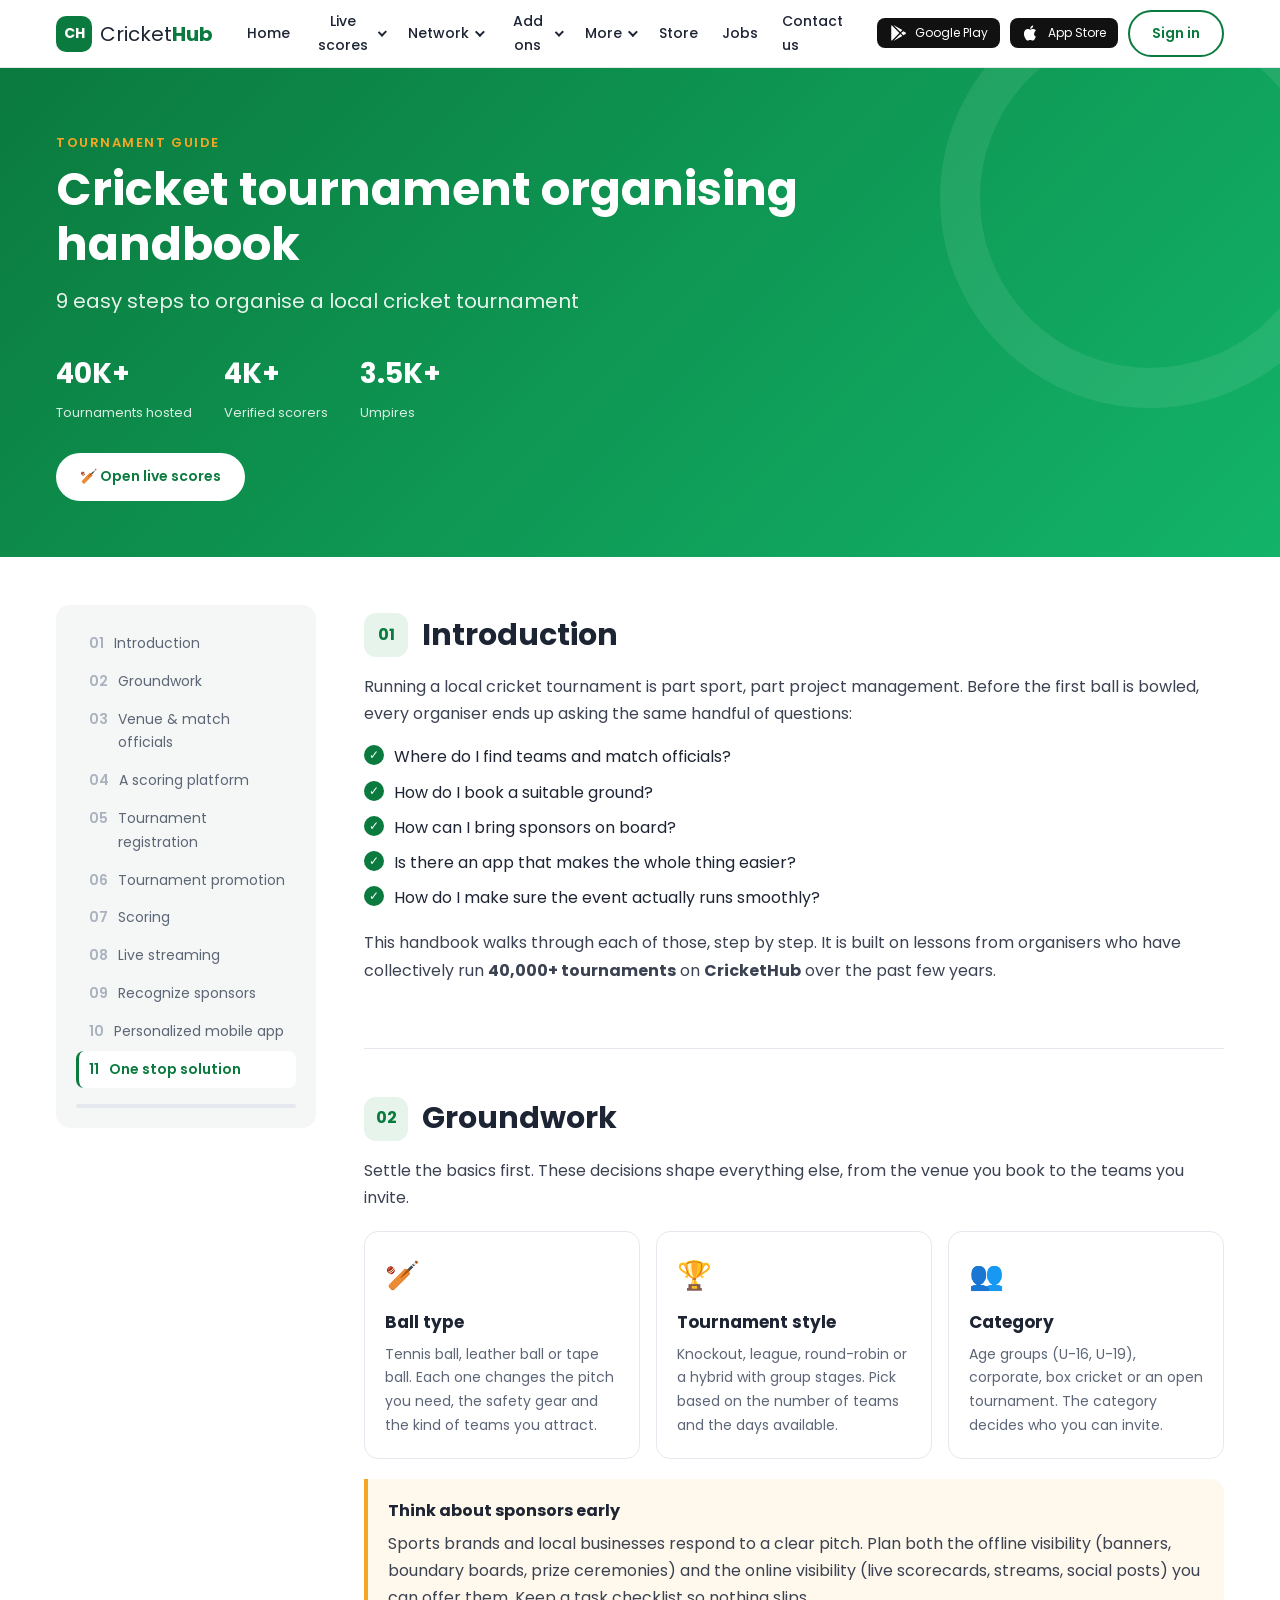
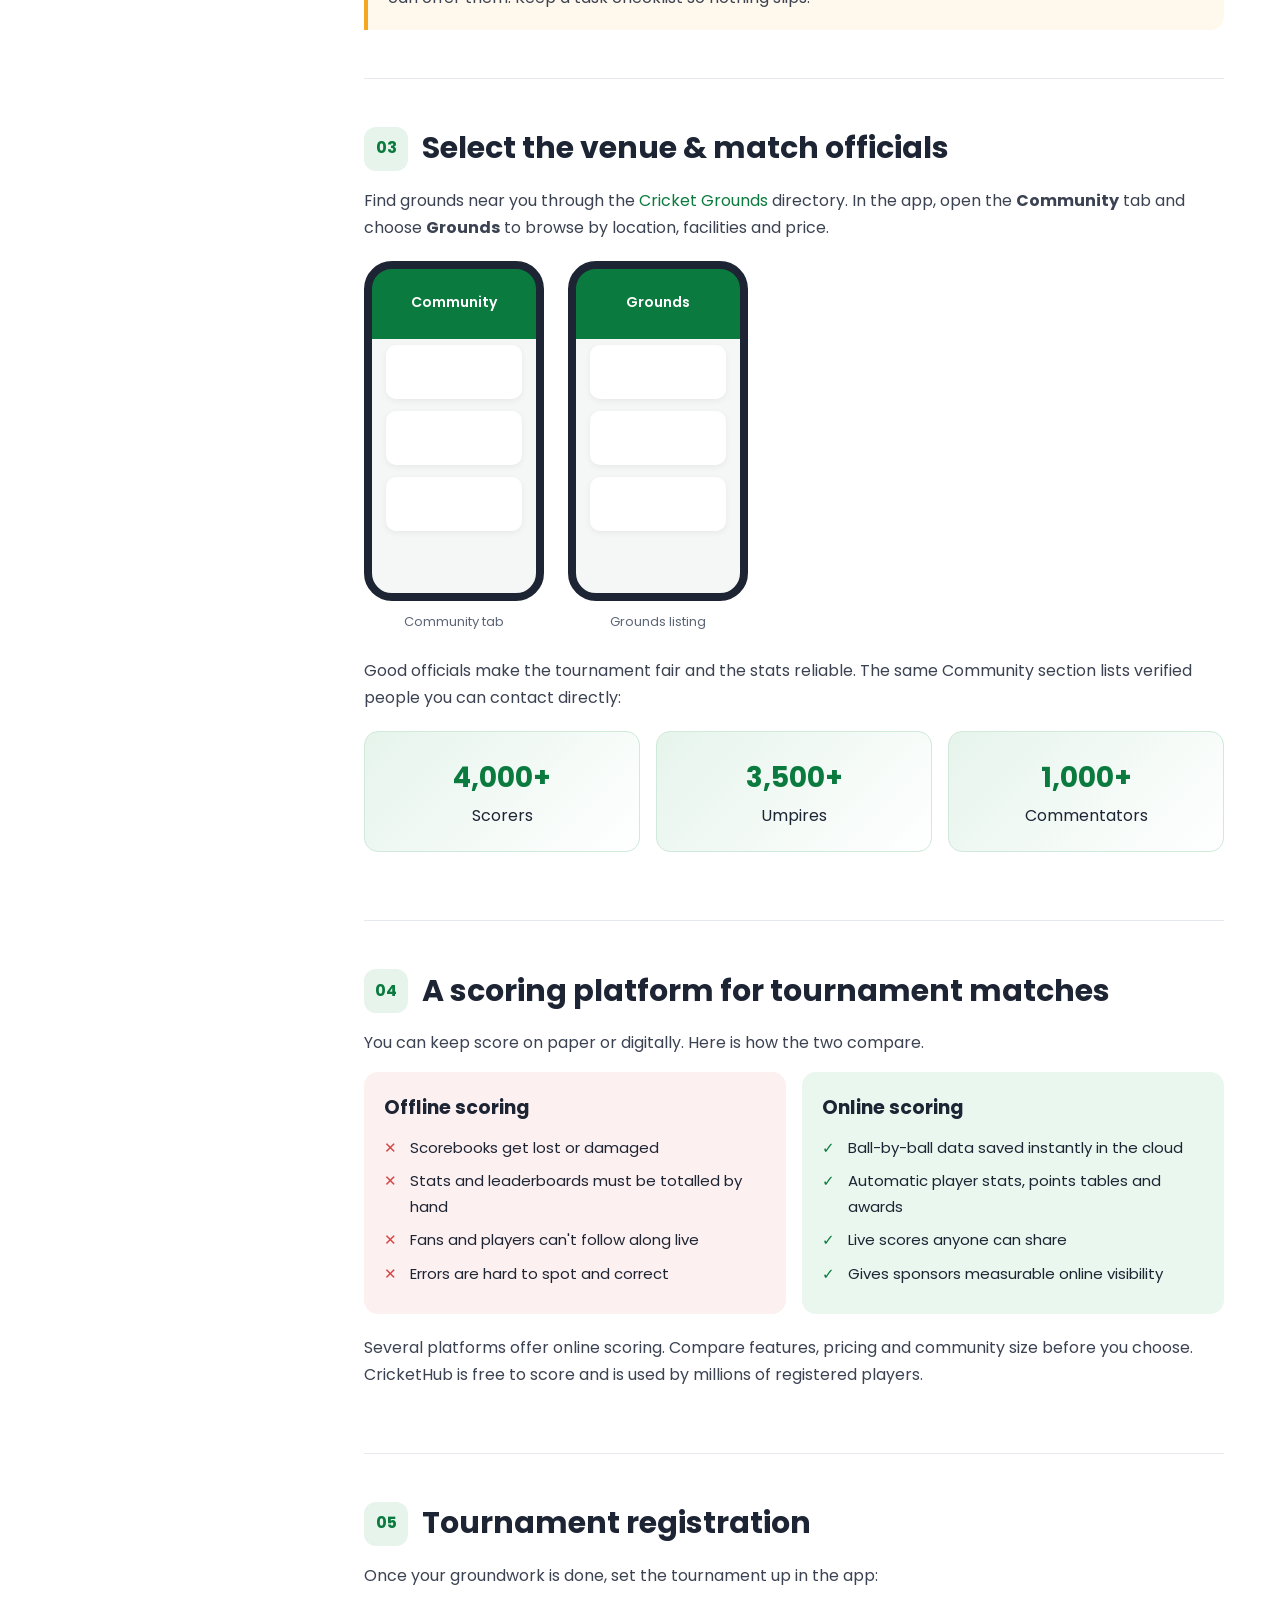
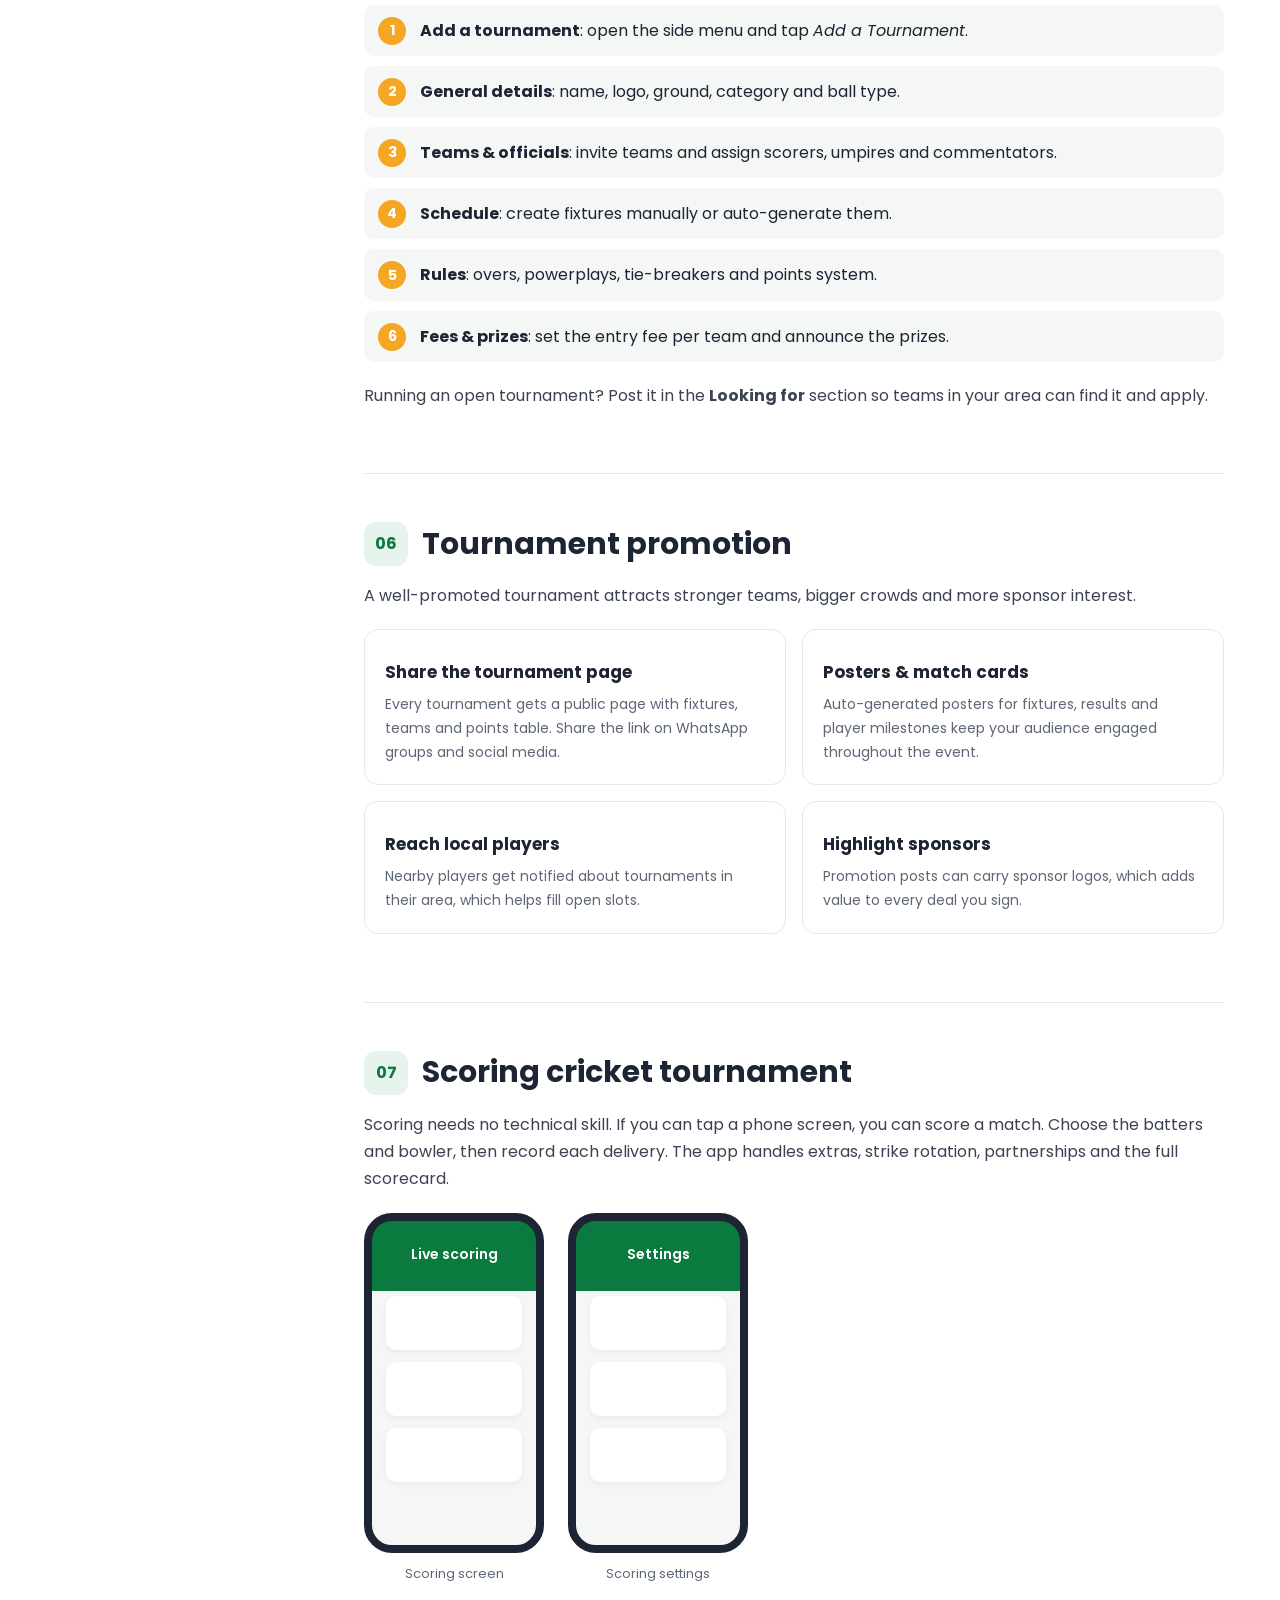
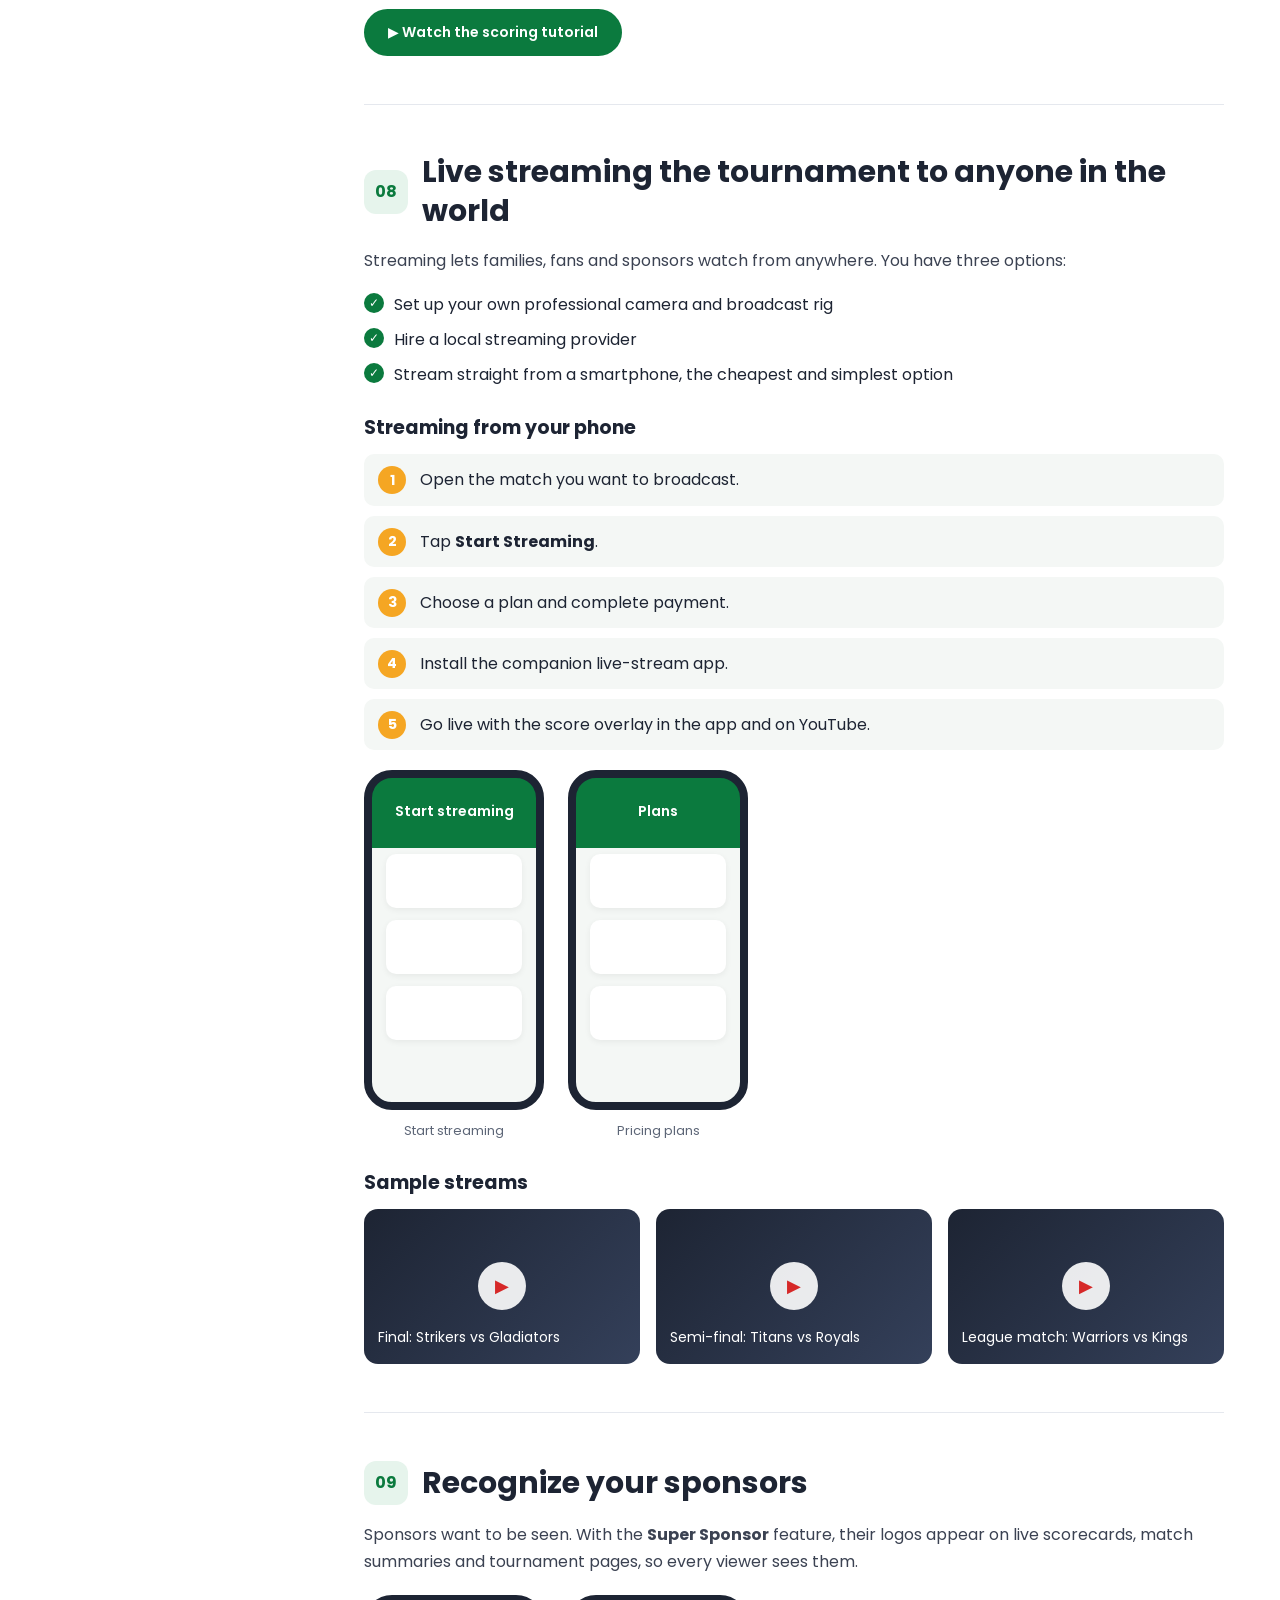
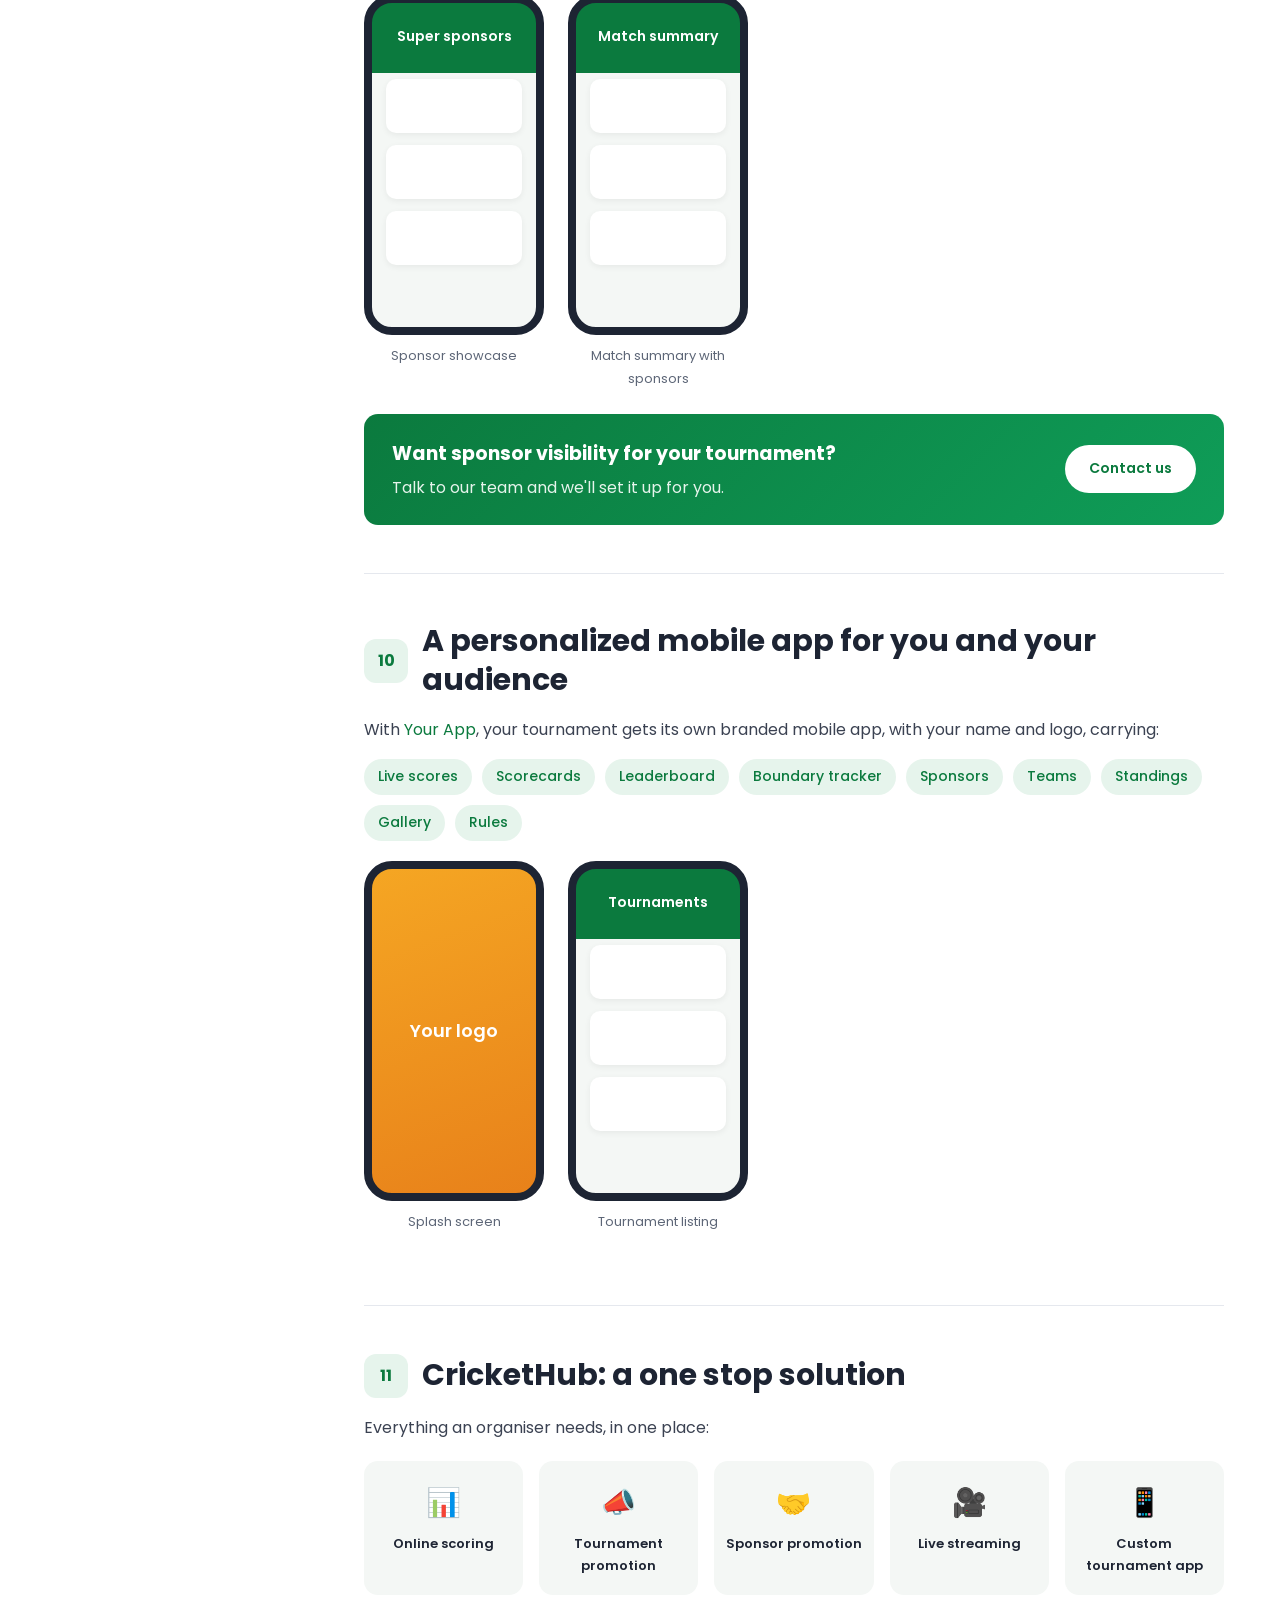
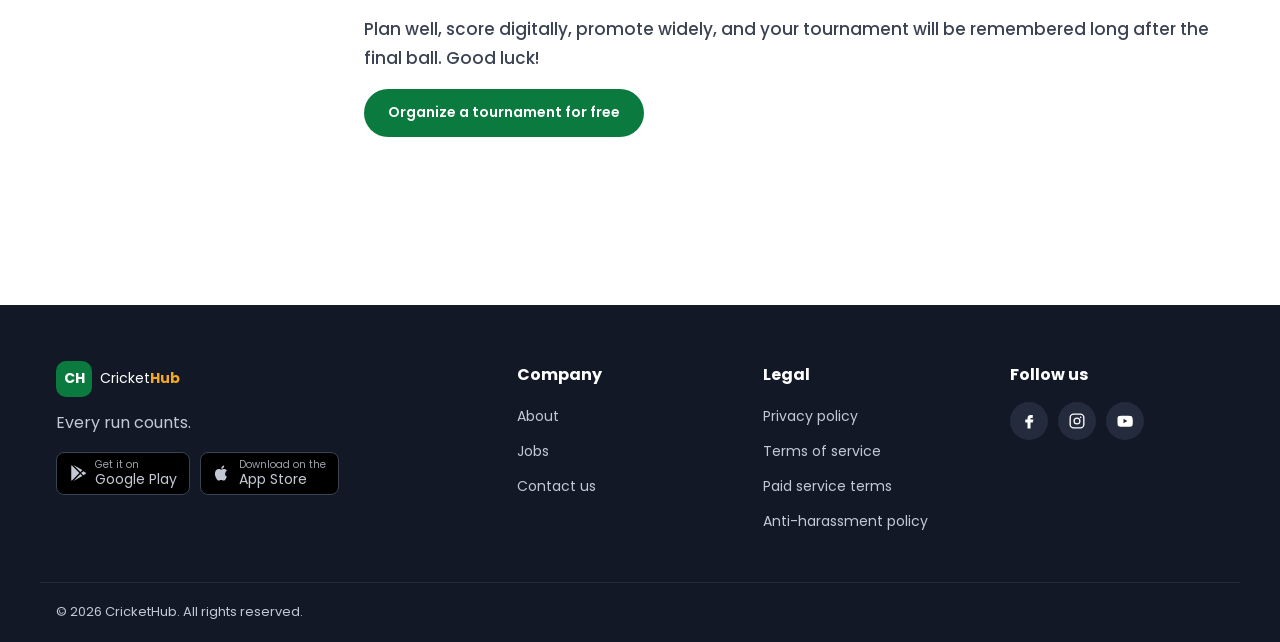
<file: index.html>
<!doctype html>
<html lang="en">
<head>
  <meta charset="utf-8">
  <meta name="viewport" content="width=device-width, initial-scale=1">
  <title>Cricket Tournament Organising Handbook | CricketHub</title>
  <meta name="description" content="A step-by-step handbook for organising a local cricket tournament: groundwork, venue, officials, scoring, registration, promotion, live streaming, sponsors and more.">
  <link rel="manifest" href="manifest.webmanifest">
  <meta name="theme-color" content="#0b7a3e">
  <meta name="mobile-web-app-capable" content="yes">
  <meta name="apple-mobile-web-app-capable" content="yes">
  <meta name="apple-mobile-web-app-title" content="CricketHub">
  <link rel="apple-touch-icon" href="icons/icon-180.png">
  <link rel="icon" type="image/png" href="icons/icon-192.png">
  <link rel="preconnect" href="https://fonts.googleapis.com">
  <link rel="preconnect" href="https://fonts.gstatic.com" crossorigin>
  <link href="https://fonts.googleapis.com/css2?family=Poppins:wght@400;500;600;700&display=swap" rel="stylesheet">
  <link rel="stylesheet" href="css/styles.css">
</head>
<body>

<!-- ================= HEADER ================= -->
<header class="site-header">
  <div class="container header-inner">
    <a href="#" class="logo" aria-label="CricketHub home">
      <span class="logo-mark">CH</span>
      <span class="logo-text">Cricket<strong>Hub</strong></span>
    </a>

    <nav class="main-nav" aria-label="Main">
      <ul class="nav-list">
        <li><a href="#">Home</a></li>
        <li class="has-dropdown">
          <button class="dd-toggle" aria-expanded="false">Live scores <span class="caret"></span></button>
          <ul class="dropdown">
            <li><a href="matches.html">Matches</a></li>
            <li><a href="#">Tournaments</a></li>
            <li><a href="#">Associations</a></li>
          </ul>
        </li>
        <li class="has-dropdown">
          <button class="dd-toggle" aria-expanded="false">Network <span class="caret"></span></button>
          <ul class="dropdown">
            <li><a href="#">Community</a></li>
            <li><a href="#">Looking for</a></li>
          </ul>
        </li>
        <li class="has-dropdown">
          <button class="dd-toggle" aria-expanded="false">Add ons <span class="caret"></span></button>
          <ul class="dropdown">
            <li><a href="#">CricketHub PRO</a></li>
            <li class="has-submenu">
              <a href="#">Go Live <span class="caret right"></span></a>
              <ul class="submenu">
                <li><a href="#">Capture</a></li>
                <li><a href="#">With camera</a></li>
                <li><a href="#">With phone</a></li>
              </ul>
            </li>
            <li><a href="#">Your app</a></li>
            <li><a href="#">Your web</a></li>
            <li><a href="#">Super sponsor</a></li>
          </ul>
        </li>
        <li class="has-dropdown">
          <button class="dd-toggle" aria-expanded="false">More <span class="caret"></span></button>
          <ul class="dropdown">
            <li><a href="index.html" class="active">Tournament guide</a></li>
            <li><a href="#">Cricket tips</a></li>
            <li><a href="#">News</a></li>
            <li><a href="#">FAQs</a></li>
            <li><a href="#">Blogs</a></li>
            <li><a href="#">Organize tournament</a></li>
            <li><a href="#">Awards</a></li>
            <li><a href="#">Cricket tools</a></li>
          </ul>
        </li>
        <li><a href="#">Store</a></li>
        <li><a href="#">Jobs</a></li>
        <li><a href="#">Contact us</a></li>
      </ul>
    </nav>

    <div class="header-actions">
      <a href="#" class="store-badge small" aria-label="Get it on Google Play">
        <svg viewBox="0 0 24 24" aria-hidden="true"><path d="M3.6 1.8 13.8 12 3.6 22.2c-.4-.2-.6-.6-.6-1.1V2.9c0-.5.2-.9.6-1.1Zm11.6 11.6 2.6 2.6-11.9 6.8 9.3-9.4Zm3.9-3.9 2.9 1.7c.8.5.8 1.6 0 2.1l-2.9 1.7-2.9-3 2.9-2.5ZM5.9 1.2l11.9 6.8-2.6 2.6-9.3-9.4Z"/></svg>
        <span>Google Play</span>
      </a>
      <a href="#" class="store-badge small" aria-label="Download on the App Store">
        <svg viewBox="0 0 24 24" aria-hidden="true"><path d="M16.4 12.6c0-2.6 2.1-3.8 2.2-3.9-1.2-1.8-3.1-2-3.7-2-1.6-.2-3.1.9-3.9.9-.8 0-2-.9-3.4-.9-1.7 0-3.3 1-4.2 2.6-1.8 3.1-.5 7.7 1.3 10.2.8 1.2 1.8 2.6 3.1 2.5 1.2 0 1.7-.8 3.2-.8s1.9.8 3.2.8c1.3 0 2.2-1.2 3-2.4.9-1.4 1.3-2.7 1.3-2.8 0 0-2.6-1-2.6-4.2ZM13.9 4.9c.7-.8 1.1-1.9 1-3-1 0-2.1.7-2.8 1.5-.6.7-1.2 1.8-1 2.9 1 .1 2.1-.6 2.8-1.4Z"/></svg>
        <span>App Store</span>
      </a>
      <a href="#" class="btn btn-outline">Sign in</a>
      <button class="menu-toggle" aria-label="Open menu" aria-controls="drawer" aria-expanded="false">
        <span></span><span></span><span></span>
      </button>
    </div>
  </div>
</header>

<!-- Mobile drawer -->
<div class="drawer-backdrop" hidden></div>
<aside id="drawer" class="drawer" aria-hidden="true">
  <div class="drawer-head">
    <a href="#" class="logo"><span class="logo-mark">CH</span><span class="logo-text">Cricket<strong>Hub</strong></span></a>
    <button class="drawer-close" aria-label="Close menu">&times;</button>
  </div>
  <p class="drawer-tagline">Every run counts.</p>
  <nav class="drawer-nav" aria-label="Mobile"></nav>
  <a href="#" class="btn btn-primary btn-block">Sign in</a>
</aside>

<!-- ================= PAGE HERO ================= -->
<section class="page-hero">
  <div class="container">
    <p class="eyebrow">Tournament guide</p>
    <h1>Cricket tournament organising handbook</h1>
    <p class="subtitle">9 easy steps to organise a local cricket tournament</p>
    <div class="hero-stats">
      <div><strong>40K+</strong><span>Tournaments hosted</span></div>
      <div><strong>4K+</strong><span>Verified scorers</span></div>
      <div><strong>3.5K+</strong><span>Umpires</span></div>
    </div>
    <a href="matches.html" class="btn btn-light hero-cta">🏏 Open live scores</a>
  </div>
</section>

<!-- ================= CONTENT ================= -->
<main class="container handbook">
  <aside class="toc" aria-label="Table of contents">
    <button class="toc-toggle" aria-expanded="false">Contents <span class="caret"></span></button>
    <ol class="toc-list">
      <li><a href="#section-1">Introduction</a></li>
      <li><a href="#section-2">Groundwork</a></li>
      <li><a href="#section-3">Venue &amp; match officials</a></li>
      <li><a href="#section-4">A scoring platform</a></li>
      <li><a href="#section-5">Tournament registration</a></li>
      <li><a href="#section-6">Tournament promotion</a></li>
      <li><a href="#section-7">Scoring</a></li>
      <li><a href="#section-8">Live streaming</a></li>
      <li><a href="#section-9">Recognize sponsors</a></li>
      <li><a href="#section-10">Personalized mobile app</a></li>
      <li><a href="#section-11">One stop solution</a></li>
    </ol>
    <div class="toc-progress"><span></span></div>
  </aside>

  <article class="content">

    <section id="section-1" class="hb-section">
      <h2><span class="num">01</span>Introduction</h2>
      <p>Running a local cricket tournament is part sport, part project management. Before the first ball is bowled, every organiser ends up asking the same handful of questions:</p>
      <ul class="check-list">
        <li>Where do I find teams and match officials?</li>
        <li>How do I book a suitable ground?</li>
        <li>How can I bring sponsors on board?</li>
        <li>Is there an app that makes the whole thing easier?</li>
        <li>How do I make sure the event actually runs smoothly?</li>
      </ul>
      <p>This handbook walks through each of those, step by step. It is built on lessons from organisers who have collectively run <strong>40,000+ tournaments</strong> on <strong>CricketHub</strong> over the past few years.</p>
    </section>

    <section id="section-2" class="hb-section">
      <h2><span class="num">02</span>Groundwork</h2>
      <p>Settle the basics first. These decisions shape everything else, from the venue you book to the teams you invite.</p>
      <div class="card-grid three">
        <div class="info-card">
          <div class="icon">🏏</div>
          <h3>Ball type</h3>
          <p>Tennis ball, leather ball or tape ball. Each one changes the pitch you need, the safety gear and the kind of teams you attract.</p>
        </div>
        <div class="info-card">
          <div class="icon">🏆</div>
          <h3>Tournament style</h3>
          <p>Knockout, league, round-robin or a hybrid with group stages. Pick based on the number of teams and the days available.</p>
        </div>
        <div class="info-card">
          <div class="icon">👥</div>
          <h3>Category</h3>
          <p>Age groups (U-16, U-19), corporate, box cricket or an open tournament. The category decides who you can invite.</p>
        </div>
      </div>
      <div class="callout">
        <h4>Think about sponsors early</h4>
        <p>Sports brands and local businesses respond to a clear pitch. Plan both the offline visibility (banners, boundary boards, prize ceremonies) and the online visibility (live scorecards, streams, social posts) you can offer them. Keep a task checklist so nothing slips.</p>
      </div>
    </section>

    <section id="section-3" class="hb-section">
      <h2><span class="num">03</span>Select the venue &amp; match officials</h2>
      <p>Find grounds near you through the <a href="#">Cricket Grounds</a> directory. In the app, open the <strong>Community</strong> tab and choose <strong>Grounds</strong> to browse by location, facilities and price.</p>
      <div class="media-row two">
        <figure class="mock-phone" data-label="Community"><div class="screen"><span>Community</span><i></i><i></i><i></i></div><figcaption>Community tab</figcaption></figure>
        <figure class="mock-phone" data-label="Grounds"><div class="screen"><span>Grounds</span><i></i><i></i><i></i></div><figcaption>Grounds listing</figcaption></figure>
      </div>
      <p>Good officials make the tournament fair and the stats reliable. The same Community section lists verified people you can contact directly:</p>
      <div class="card-grid three">
        <a href="#" class="stat-card"><strong>4,000+</strong><span>Scorers</span></a>
        <a href="#" class="stat-card"><strong>3,500+</strong><span>Umpires</span></a>
        <a href="#" class="stat-card"><strong>1,000+</strong><span>Commentators</span></a>
      </div>
    </section>

    <section id="section-4" class="hb-section">
      <h2><span class="num">04</span>A scoring platform for tournament matches</h2>
      <p>You can keep score on paper or digitally. Here is how the two compare.</p>
      <div class="compare">
        <div class="compare-col bad">
          <h3>Offline scoring</h3>
          <ul>
            <li>Scorebooks get lost or damaged</li>
            <li>Stats and leaderboards must be totalled by hand</li>
            <li>Fans and players can't follow along live</li>
            <li>Errors are hard to spot and correct</li>
          </ul>
        </div>
        <div class="compare-col good">
          <h3>Online scoring</h3>
          <ul>
            <li>Ball-by-ball data saved instantly in the cloud</li>
            <li>Automatic player stats, points tables and awards</li>
            <li>Live scores anyone can share</li>
            <li>Gives sponsors measurable online visibility</li>
          </ul>
        </div>
      </div>
      <p>Several platforms offer online scoring. Compare features, pricing and community size before you choose. CricketHub is free to score and is used by millions of registered players.</p>
    </section>

    <section id="section-5" class="hb-section">
      <h2><span class="num">05</span>Tournament registration</h2>
      <p>Once your groundwork is done, set the tournament up in the app:</p>
      <ol class="steps">
        <li><strong>Add a tournament</strong>: open the side menu and tap <em>Add a Tournament</em>.</li>
        <li><strong>General details</strong>: name, logo, ground, category and ball type.</li>
        <li><strong>Teams &amp; officials</strong>: invite teams and assign scorers, umpires and commentators.</li>
        <li><strong>Schedule</strong>: create fixtures manually or auto-generate them.</li>
        <li><strong>Rules</strong>: overs, powerplays, tie-breakers and points system.</li>
        <li><strong>Fees &amp; prizes</strong>: set the entry fee per team and announce the prizes.</li>
      </ol>
      <p>Running an open tournament? Post it in the <strong>Looking for</strong> section so teams in your area can find it and apply.</p>
    </section>

    <section id="section-6" class="hb-section">
      <h2><span class="num">06</span>Tournament promotion</h2>
      <p>A well-promoted tournament attracts stronger teams, bigger crowds and more sponsor interest.</p>
      <div class="card-grid two">
        <div class="info-card"><h3>Share the tournament page</h3><p>Every tournament gets a public page with fixtures, teams and points table. Share the link on WhatsApp groups and social media.</p></div>
        <div class="info-card"><h3>Posters &amp; match cards</h3><p>Auto-generated posters for fixtures, results and player milestones keep your audience engaged throughout the event.</p></div>
        <div class="info-card"><h3>Reach local players</h3><p>Nearby players get notified about tournaments in their area, which helps fill open slots.</p></div>
        <div class="info-card"><h3>Highlight sponsors</h3><p>Promotion posts can carry sponsor logos, which adds value to every deal you sign.</p></div>
      </div>
    </section>

    <section id="section-7" class="hb-section">
      <h2><span class="num">07</span>Scoring cricket tournament</h2>
      <p>Scoring needs no technical skill. If you can tap a phone screen, you can score a match. Choose the batters and bowler, then record each delivery. The app handles extras, strike rotation, partnerships and the full scorecard.</p>
      <div class="media-row two">
        <figure class="mock-phone"><div class="screen"><span>Live scoring</span><i></i><i></i><i></i></div><figcaption>Scoring screen</figcaption></figure>
        <figure class="mock-phone"><div class="screen"><span>Settings</span><i></i><i></i><i></i></div><figcaption>Scoring settings</figcaption></figure>
      </div>
      <a href="#" class="btn btn-primary">▶ Watch the scoring tutorial</a>
    </section>

    <section id="section-8" class="hb-section">
      <h2><span class="num">08</span>Live streaming the tournament to anyone in the world</h2>
      <p>Streaming lets families, fans and sponsors watch from anywhere. You have three options:</p>
      <ul class="check-list">
        <li>Set up your own professional camera and broadcast rig</li>
        <li>Hire a local streaming provider</li>
        <li>Stream straight from a smartphone, the cheapest and simplest option</li>
      </ul>
      <h3>Streaming from your phone</h3>
      <ol class="steps">
        <li>Open the match you want to broadcast.</li>
        <li>Tap <strong>Start Streaming</strong>.</li>
        <li>Choose a plan and complete payment.</li>
        <li>Install the companion live-stream app.</li>
        <li>Go live with the score overlay in the app and on YouTube.</li>
      </ol>
      <div class="media-row two">
        <figure class="mock-phone"><div class="screen"><span>Start streaming</span><i></i><i></i><i></i></div><figcaption>Start streaming</figcaption></figure>
        <figure class="mock-phone"><div class="screen"><span>Plans</span><i></i><i></i><i></i></div><figcaption>Pricing plans</figcaption></figure>
      </div>
      <h3>Sample streams</h3>
      <div class="video-grid">
        <a href="#" class="video-card"><span class="play">▶</span><span>Final: Strikers vs Gladiators</span></a>
        <a href="#" class="video-card"><span class="play">▶</span><span>Semi-final: Titans vs Royals</span></a>
        <a href="#" class="video-card"><span class="play">▶</span><span>League match: Warriors vs Kings</span></a>
      </div>
    </section>

    <section id="section-9" class="hb-section">
      <h2><span class="num">09</span>Recognize your sponsors</h2>
      <p>Sponsors want to be seen. With the <strong>Super Sponsor</strong> feature, their logos appear on live scorecards, match summaries and tournament pages, so every viewer sees them.</p>
      <div class="media-row two">
        <figure class="mock-phone"><div class="screen"><span>Super sponsors</span><i></i><i></i><i></i></div><figcaption>Sponsor showcase</figcaption></figure>
        <figure class="mock-phone"><div class="screen"><span>Match summary</span><i></i><i></i><i></i></div><figcaption>Match summary with sponsors</figcaption></figure>
      </div>
      <div class="cta-banner">
        <div>
          <h3>Want sponsor visibility for your tournament?</h3>
          <p>Talk to our team and we'll set it up for you.</p>
        </div>
        <a href="#" class="btn btn-light">Contact us</a>
      </div>
    </section>

    <section id="section-10" class="hb-section">
      <h2><span class="num">10</span>A personalized mobile app for you and your audience</h2>
      <p>With <a href="#">Your App</a>, your tournament gets its own branded mobile app, with your name and logo, carrying:</p>
      <div class="chip-list">
        <span>Live scores</span><span>Scorecards</span><span>Leaderboard</span><span>Boundary tracker</span>
        <span>Sponsors</span><span>Teams</span><span>Standings</span><span>Gallery</span><span>Rules</span>
      </div>
      <div class="media-row two">
        <figure class="mock-phone brand"><div class="screen"><span>Your logo</span></div><figcaption>Splash screen</figcaption></figure>
        <figure class="mock-phone"><div class="screen"><span>Tournaments</span><i></i><i></i><i></i></div><figcaption>Tournament listing</figcaption></figure>
      </div>
    </section>

    <section id="section-11" class="hb-section">
      <h2><span class="num">11</span>CricketHub: a one stop solution</h2>
      <p>Everything an organiser needs, in one place:</p>
      <div class="card-grid five">
        <div class="mini-card">📊<span>Online scoring</span></div>
        <div class="mini-card">📣<span>Tournament promotion</span></div>
        <div class="mini-card">🤝<span>Sponsor promotion</span></div>
        <div class="mini-card">🎥<span>Live streaming</span></div>
        <div class="mini-card">📱<span>Custom tournament app</span></div>
      </div>
      <p class="closing">Plan well, score digitally, promote widely, and your tournament will be remembered long after the final ball. Good luck!</p>
      <a href="#" class="btn btn-primary">Organize a tournament for free</a>
    </section>

  </article>
</main>

<button class="back-to-top" aria-label="Back to top">↑</button>

<!-- ================= FOOTER ================= -->
<footer class="site-footer">
  <div class="container footer-grid">
    <div class="footer-brand">
      <a href="#" class="logo light"><span class="logo-mark">CH</span><span class="logo-text">Cricket<strong>Hub</strong></span></a>
      <p>Every run counts.</p>
      <div class="badges">
        <a href="#" class="store-badge"><svg viewBox="0 0 24 24" aria-hidden="true"><path d="M3.6 1.8 13.8 12 3.6 22.2c-.4-.2-.6-.6-.6-1.1V2.9c0-.5.2-.9.6-1.1Zm11.6 11.6 2.6 2.6-11.9 6.8 9.3-9.4Zm3.9-3.9 2.9 1.7c.8.5.8 1.6 0 2.1l-2.9 1.7-2.9-3 2.9-2.5ZM5.9 1.2l11.9 6.8-2.6 2.6-9.3-9.4Z"/></svg><span><small>Get it on</small>Google Play</span></a>
        <a href="#" class="store-badge"><svg viewBox="0 0 24 24" aria-hidden="true"><path d="M16.4 12.6c0-2.6 2.1-3.8 2.2-3.9-1.2-1.8-3.1-2-3.7-2-1.6-.2-3.1.9-3.9.9-.8 0-2-.9-3.4-.9-1.7 0-3.300 1-4.2 2.6-1.8 3.1-.5 7.7 1.3 10.2.8 1.2 1.8 2.6 3.1 2.5 1.2 0 1.7-.8 3.2-.8s1.9.8 3.2.8c1.3 0 2.2-1.2 3-2.4.9-1.4 1.3-2.7 1.3-2.8 0 0-2.6-1-2.6-4.2ZM13.9 4.9c.7-.8 1.1-1.9 1-3-1 0-2.1.7-2.8 1.5-.6.7-1.2 1.8-1 2.9 1 .1 2.1-.6 2.8-1.4Z"/></svg><span><small>Download on the</small>App Store</span></a>
      </div>
    </div>
    <div>
      <h4>Company</h4>
      <ul><li><a href="#">About</a></li><li><a href="#">Jobs</a></li><li><a href="#">Contact us</a></li></ul>
    </div>
    <div>
      <h4>Legal</h4>
      <ul><li><a href="#">Privacy policy</a></li><li><a href="#">Terms of service</a></li><li><a href="#">Paid service terms</a></li><li><a href="#">Anti-harassment policy</a></li></ul>
    </div>
    <div>
      <h4>Follow us</h4>
      <div class="socials">
        <a href="#" aria-label="Facebook"><svg viewBox="0 0 24 24"><path d="M14 8h3V4h-3c-2.8 0-4 1.8-4 4.3V10H7v4h3v8h4v-8h3l1-4h-4V8.6c0-.4.3-.6.6-.6Z"/></svg></a>
        <a href="#" aria-label="Instagram"><svg viewBox="0 0 24 24"><path d="M12 7.3A4.7 4.7 0 1 0 12 16.7 4.7 4.7 0 0 0 12 7.3Zm0 7.7a3 3 0 1 1 0-6 3 3 0 0 1 0 6Zm6-7.9a1.1 1.1 0 1 1-2.2 0 1.1 1.1 0 0 1 2.2 0ZM16.5 2h-9A5.5 5.5 0 0 0 2 7.5v9A5.5 5.5 0 0 0 7.5 22h9a5.5 5.5 0 0 0 5.5-5.5v-9A5.5 5.5 0 0 0 16.5 2Zm3.7 14.5a3.7 3.7 0 0 1-3.7 3.7h-9a3.7 3.7 0 0 1-3.7-3.7v-9a3.7 3.7 0 0 1 3.7-3.7h9a3.7 3.7 0 0 1 3.7 3.7v9Z"/></svg></a>
        <a href="#" aria-label="YouTube"><svg viewBox="0 0 24 24"><path d="M22 8.2s-.2-1.5-.8-2.1c-.8-.8-1.7-.8-2.1-.9C16.2 5 12 5 12 5s-4.2 0-7.1.2c-.4.1-1.3.1-2.1.9-.6.6-.8 2.1-.8 2.1S2 9.900 2 11.600v1.600c0 1.700.2 3.400.2 3.400s.2 1.500.8 2.100c.8.8 1.800.8 2.300.9 1.700.2 6.900.2 6.900.2s4.200 0 7.100-.2c.4-.1 1.300-.1 2.100-.9.6-.6.8-2.100.8-2.100s.2-1.700.2-3.400v-1.600c0-1.700-.4-3.400-.4-3.400ZM10 15V9l5.200 3L10 15Z"/></svg></a>
      </div>
    </div>
  </div>
  <div class="container footer-bottom">
    <p>© <span id="year"></span> CricketHub. All rights reserved.</p>
  </div>
</footer>

<script src="js/main.js"></script>
</body>
</html>
</file>
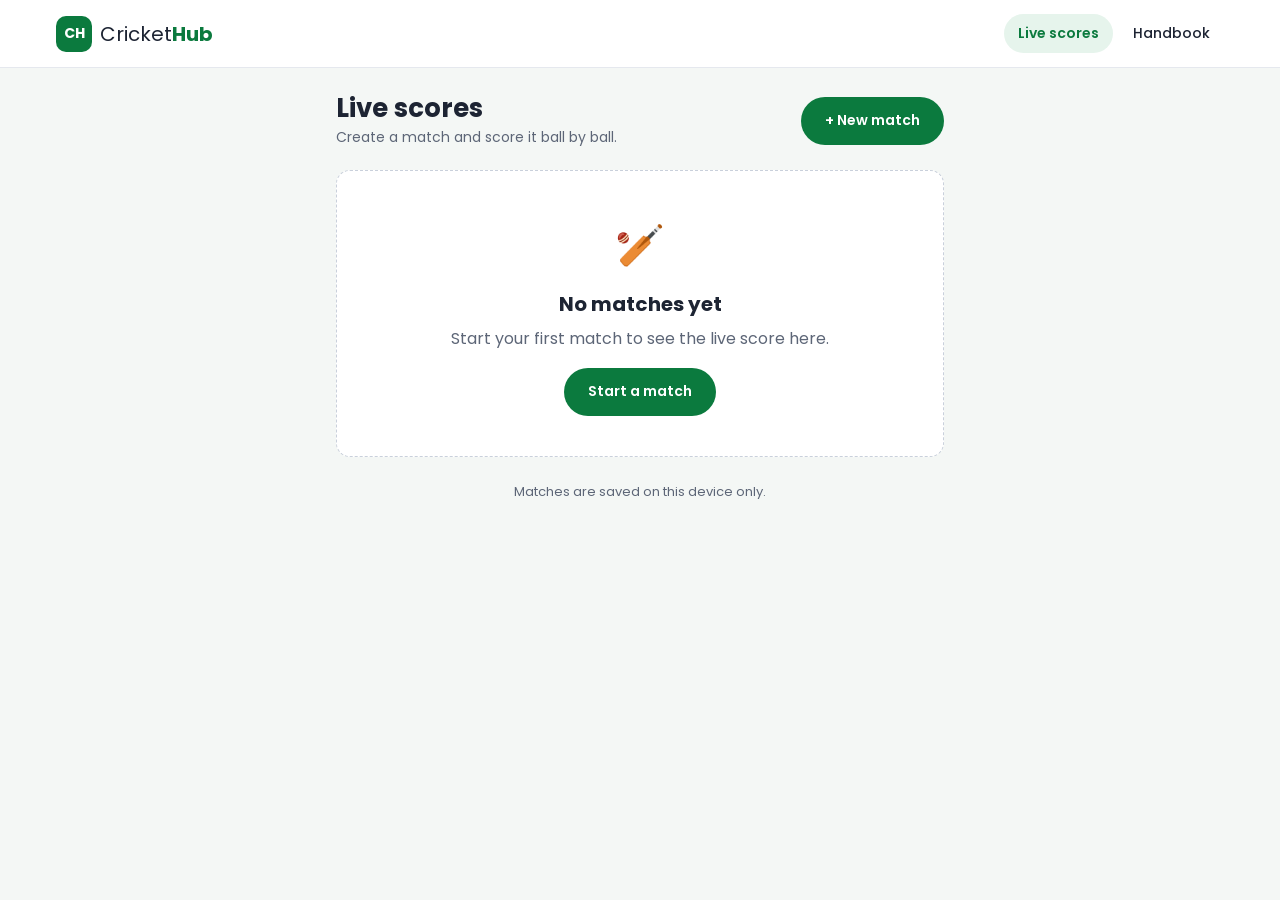
<file: matches.html>
<!doctype html>
<html lang="en">
<head>
  <meta charset="utf-8">
  <meta name="viewport" content="width=device-width, initial-scale=1">
  <title>Live Scores | CricketHub</title>
  <meta name="description" content="Create a match and score it ball by ball.">
  <link rel="manifest" href="manifest.webmanifest">
  <meta name="theme-color" content="#0b7a3e">
  <meta name="mobile-web-app-capable" content="yes">
  <meta name="apple-mobile-web-app-capable" content="yes">
  <meta name="apple-mobile-web-app-title" content="CricketHub">
  <link rel="apple-touch-icon" href="icons/icon-180.png">
  <link rel="icon" type="image/png" href="icons/icon-192.png">
  <link rel="preconnect" href="https://fonts.googleapis.com">
  <link rel="preconnect" href="https://fonts.gstatic.com" crossorigin>
  <link href="https://fonts.googleapis.com/css2?family=Poppins:wght@400;500;600;700&display=swap" rel="stylesheet">
  <link rel="stylesheet" href="css/styles.css">
</head>
<body class="scorer-page">

<header class="site-header">
  <div class="container header-inner">
    <a href="index.html" class="logo" aria-label="CricketHub home">
      <span class="logo-mark">CH</span>
      <span class="logo-text">Cricket<strong>Hub</strong></span>
    </a>
    <nav class="scorer-nav" aria-label="Main">
      <a href="matches.html" class="active">Live scores</a>
      <a href="index.html">Handbook</a>
    </nav>
  </div>
</header>

<main class="container scorer" id="app" aria-live="polite"></main>

<script src="js/firebase-config.js"></script>
<script src="js/scorer.js"></script>
</body>
</html>
</file>
<file: css/styles.css>
:root {
  --primary: #0b7a3e;
  --primary-dark: #075c2e;
  --accent: #f5a623;
  --ink: #1d2433;
  --muted: #5d6677;
  --line: #e5e8ee;
  --bg: #ffffff;
  --bg-soft: #f4f7f5;
  --radius: 14px;
  --shadow: 0 6px 24px rgba(16, 24, 40, .08);
  --header-h: 68px;
}

* { box-sizing: border-box; margin: 0; padding: 0; }
html { scroll-behavior: smooth; scroll-padding-top: calc(var(--header-h) + 20px); }
body { font-family: "Poppins", system-ui, sans-serif; color: var(--ink); background: var(--bg); line-height: 1.7; font-size: 16px; }
a { color: var(--primary); text-decoration: none; }
a:hover { text-decoration: underline; }
img, svg { display: block; }
ul, ol { list-style: none; }
.container { width: 100%; max-width: 1200px; margin: 0 auto; padding: 0 16px; }

/* ---------- Buttons ---------- */
.btn { display: inline-flex; align-items: center; gap: 8px; padding: 10px 22px; border-radius: 999px; font-weight: 600; font-size: 14px; border: 2px solid transparent; cursor: pointer; transition: .2s; text-decoration: none !important; }
.btn-primary { background: var(--primary); color: #fff; }
.btn-primary:hover { background: var(--primary-dark); }
.btn-outline { border-color: var(--primary); color: var(--primary); background: transparent; }
.btn-outline:hover { background: var(--primary); color: #fff; }
.btn-light { background: #fff; color: var(--primary); }
.btn-block { width: 100%; justify-content: center; }

/* ---------- Header ---------- */
.site-header { position: sticky; top: 0; z-index: 50; background: #fff; border-bottom: 1px solid var(--line); height: var(--header-h); }
.header-inner { display: flex; align-items: center; height: 100%; gap: 24px; }
.logo { display: flex; align-items: center; gap: 8px; color: var(--ink); text-decoration: none !important; font-size: 20px; }
.logo-mark { width: 36px; height: 36px; border-radius: 10px; background: var(--primary); color: #fff; display: grid; place-items: center; font-weight: 700; font-size: 14px; }
.logo-text strong { color: var(--primary); }
.logo.light { color: #fff; }
.logo.light .logo-text strong { color: var(--accent); }

.main-nav { flex: 1; }
.nav-list { display: flex; align-items: center; gap: 4px; }
.nav-list > li { position: relative; }
.nav-list > li > a, .dd-toggle { display: flex; align-items: center; gap: 6px; padding: 8px 10px; font: inherit; font-size: 14px; font-weight: 500; color: var(--ink); background: none; border: 0; cursor: pointer; border-radius: 8px; }
.nav-list > li > a:hover, .dd-toggle:hover { color: var(--primary); text-decoration: none; background: var(--bg-soft); }
.caret { width: 7px; height: 7px; border-right: 2px solid currentColor; border-bottom: 2px solid currentColor; transform: rotate(45deg) translateY(-2px); display: inline-block; transition: .2s; }
.caret.right { transform: rotate(-45deg); margin-left: auto; }

.dropdown, .submenu { position: absolute; top: 100%; left: 0; min-width: 210px; background: #fff; border: 1px solid var(--line); border-radius: 12px; box-shadow: var(--shadow); padding: 8px; opacity: 0; visibility: hidden; transform: translateY(8px); transition: .2s; }
.submenu { top: -8px; left: 100%; }
.dropdown a { display: flex; align-items: center; padding: 8px 12px; border-radius: 8px; color: var(--ink); font-size: 14px; }
.dropdown a:hover, .dropdown a.active { background: var(--bg-soft); color: var(--primary); text-decoration: none; }
.has-submenu { position: relative; }
.has-dropdown:hover > .dropdown, .has-dropdown.open > .dropdown,
.has-submenu:hover > .submenu { opacity: 1; visibility: visible; transform: none; }
.has-dropdown:hover .dd-toggle .caret { transform: rotate(225deg); }

.header-actions { display: flex; align-items: center; gap: 10px; }
.store-badge { display: inline-flex; align-items: center; gap: 8px; background: #111; color: #fff; padding: 6px 12px; border-radius: 8px; font-size: 13px; text-decoration: none !important; line-height: 1.2; }
.store-badge svg { width: 18px; height: 18px; fill: currentColor; }
.store-badge small { display: block; font-size: 10px; opacity: .8; }
.store-badge.small span { font-size: 12px; }

.menu-toggle { display: none; width: 40px; height: 40px; border: 0; background: none; cursor: pointer; flex-direction: column; justify-content: center; gap: 5px; padding: 8px; }
.menu-toggle span { height: 2px; background: var(--ink); border-radius: 2px; }

/* ---------- Drawer ---------- */
.drawer { position: fixed; top: 0; right: 0; height: 100%; width: min(320px, 85vw); background: #fff; z-index: 100; padding: 20px; transform: translateX(100%); transition: transform .3s; overflow-y: auto; display: flex; flex-direction: column; gap: 16px; }
.drawer.open { transform: none; }
.drawer-backdrop { position: fixed; inset: 0; background: rgba(0,0,0,.4); z-index: 90; }
.drawer-head { display: flex; justify-content: space-between; align-items: center; }
.drawer-close { font-size: 30px; background: none; border: 0; cursor: pointer; line-height: 1; }
.drawer-tagline { color: var(--muted); font-size: 14px; }
.drawer-nav ul { display: block; }
.drawer-nav li { border-bottom: 1px solid var(--line); }
.drawer-nav a, .drawer-nav button { display: flex; width: 100%; justify-content: space-between; align-items: center; padding: 12px 4px; font: inherit; font-size: 15px; color: var(--ink); background: none; border: 0; text-align: left; cursor: pointer; }
.drawer-nav .dropdown, .drawer-nav .submenu { position: static; opacity: 1; visibility: visible; transform: none; box-shadow: none; border: 0; padding: 0 0 8px 12px; display: none; min-width: 0; }
.drawer-nav .open > .dropdown, .drawer-nav .has-submenu .submenu { display: block; }
.drawer-nav .dropdown li { border: 0; }
.drawer-nav .dropdown a { padding: 8px 4px; }
.drawer-nav .caret.right { display: none; }

/* ---------- Hero ---------- */
.page-hero { background: linear-gradient(135deg, var(--primary) 0%, #0f9d58 60%, #13b36a 100%); color: #fff; padding: 64px 0 56px; position: relative; overflow: hidden; }
.page-hero::after { content: ""; position: absolute; right: -80px; top: -80px; width: 340px; height: 340px; border-radius: 50%; border: 40px solid rgba(255,255,255,.08); }
.eyebrow { text-transform: uppercase; letter-spacing: .12em; font-size: 13px; font-weight: 600; color: var(--accent); margin-bottom: 8px; }
.page-hero h1 { font-size: clamp(28px, 5vw, 46px); line-height: 1.2; max-width: 760px; }
.subtitle { font-size: clamp(16px, 2.2vw, 20px); opacity: .9; margin-top: 12px; }
.hero-stats { display: flex; flex-wrap: wrap; gap: 32px; margin-top: 32px; }
.hero-stats strong { display: block; font-size: 28px; }
.hero-stats span { font-size: 13px; opacity: .85; }

/* ---------- Layout ---------- */
.handbook { display: grid; grid-template-columns: 260px 1fr; gap: 48px; padding-top: 48px; padding-bottom: 80px; align-items: start; }
.toc { position: sticky; top: calc(var(--header-h) + 24px); background: var(--bg-soft); border-radius: var(--radius); padding: 20px; }
.toc-toggle { display: none; }
.toc-list { counter-reset: toc; }
.toc-list li { counter-increment: toc; }
.toc-list a { display: flex; gap: 10px; padding: 7px 10px; border-radius: 8px; color: var(--muted); font-size: 14px; border-left: 3px solid transparent; }
.toc-list a::before { content: counter(toc, decimal-leading-zero); font-weight: 600; color: #aab2bf; }
.toc-list a:hover { color: var(--primary); text-decoration: none; background: #fff; }
.toc-list a.active { color: var(--primary); background: #fff; border-left-color: var(--primary); font-weight: 600; }
.toc-list a.active::before { color: var(--primary); }
.toc-progress { height: 4px; background: var(--line); border-radius: 4px; margin-top: 16px; overflow: hidden; }
.toc-progress span { display: block; height: 100%; width: 0; background: var(--accent); transition: width .1s; }

/* ---------- Content ---------- */
.content { min-width: 0; }
.hb-section { padding: 8px 0 48px; margin-bottom: 40px; border-bottom: 1px solid var(--line); }
.hb-section:last-child { border-bottom: 0; }
.hb-section h2 { font-size: clamp(22px, 3vw, 30px); line-height: 1.3; display: flex; align-items: center; gap: 14px; margin-bottom: 16px; }
.num { flex: none; width: 44px; height: 44px; border-radius: 12px; background: #e6f4ec; color: var(--primary); display: grid; place-items: center; font-size: 16px; }
.hb-section h3 { font-size: 19px; margin: 24px 0 10px; }
.hb-section p { color: #3b4252; margin-bottom: 16px; }

.check-list { margin: 0 0 18px; }
.check-list li { position: relative; padding-left: 30px; margin-bottom: 8px; }
.check-list li::before { content: "✓"; position: absolute; left: 0; top: 2px; width: 20px; height: 20px; border-radius: 50%; background: var(--primary); color: #fff; font-size: 12px; display: grid; place-items: center; }

.steps { counter-reset: s; margin: 0 0 20px; }
.steps li { counter-increment: s; position: relative; padding: 12px 16px 12px 56px; margin-bottom: 10px; background: var(--bg-soft); border-radius: 10px; }
.steps li::before { content: counter(s); position: absolute; left: 14px; top: 12px; width: 28px; height: 28px; border-radius: 50%; background: var(--accent); color: #fff; font-weight: 700; font-size: 14px; display: grid; place-items: center; }

.card-grid { display: grid; gap: 16px; margin: 20px 0; }
.card-grid.two { grid-template-columns: repeat(2, 1fr); }
.card-grid.three { grid-template-columns: repeat(3, 1fr); }
.card-grid.five { grid-template-columns: repeat(5, 1fr); }
.info-card { border: 1px solid var(--line); border-radius: var(--radius); padding: 20px; transition: .2s; }
.info-card:hover { box-shadow: var(--shadow); transform: translateY(-2px); }
.info-card .icon { font-size: 28px; }
.info-card h3 { margin: 8px 0 6px; font-size: 17px; }
.info-card p { font-size: 14px; margin: 0; color: var(--muted); }
.stat-card { border-radius: var(--radius); padding: 22px; background: linear-gradient(135deg, #e6f4ec, #fff); border: 1px solid #cfe9da; text-align: center; color: var(--ink); }
.stat-card strong { display: block; font-size: 28px; color: var(--primary); }
.stat-card:hover { text-decoration: none; box-shadow: var(--shadow); }
.mini-card { text-align: center; padding: 18px 10px; border-radius: var(--radius); background: var(--bg-soft); font-size: 28px; }
.mini-card span { display: block; font-size: 13px; font-weight: 600; margin-top: 6px; }

.callout { border-left: 4px solid var(--accent); background: #fff8ec; padding: 18px 20px; border-radius: 0 var(--radius) var(--radius) 0; }
.callout h4 { margin-bottom: 6px; }
.callout p { margin: 0; }

.compare { display: grid; grid-template-columns: 1fr 1fr; gap: 16px; margin-bottom: 20px; }
.compare-col { border-radius: var(--radius); padding: 20px; }
.compare-col h3 { margin-top: 0; }
.compare-col li { padding-left: 26px; position: relative; margin-bottom: 8px; font-size: 15px; }
.compare-col.bad { background: #fdf0f0; }
.compare-col.bad li::before { content: "✕"; position: absolute; left: 0; color: #d64545; font-weight: 700; }
.compare-col.good { background: #e9f7ef; }
.compare-col.good li::before { content: "✓"; position: absolute; left: 0; color: var(--primary); font-weight: 700; }

/* Phone mockups stand in for screenshots. Replace with real <img> tags. */
.media-row { display: flex; flex-wrap: wrap; gap: 24px; margin: 20px 0 24px; }
.mock-phone { width: 180px; text-align: center; }
.mock-phone .screen { height: 340px; border: 8px solid #1d2433; border-radius: 28px; background: linear-gradient(180deg, var(--primary) 0 70px, #f4f7f5 70px); padding: 22px 14px; display: flex; flex-direction: column; gap: 12px; }
.mock-phone .screen span { color: #fff; font-weight: 600; font-size: 14px; margin-bottom: 18px; }
.mock-phone .screen i { height: 54px; border-radius: 10px; background: #fff; box-shadow: 0 2px 6px rgba(0,0,0,.06); }
.mock-phone.brand .screen { background: linear-gradient(160deg, var(--accent), #e8811a); justify-content: center; align-items: center; }
.mock-phone.brand .screen span { font-size: 18px; margin: 0; }
.mock-phone figcaption { font-size: 13px; color: var(--muted); margin-top: 10px; }

.video-grid { display: grid; grid-template-columns: repeat(3, 1fr); gap: 16px; }
.video-card { aspect-ratio: 16/9; border-radius: var(--radius); background: linear-gradient(135deg, #1d2433, #34405a); color: #fff; display: flex; flex-direction: column; justify-content: flex-end; padding: 14px; font-size: 14px; position: relative; }
.video-card .play { position: absolute; inset: 0; margin: auto; width: 48px; height: 48px; border-radius: 50%; background: rgba(255,255,255,.9); color: #d62828; display: grid; place-items: center; font-size: 18px; }
.video-card:hover { text-decoration: none; filter: brightness(1.1); }

.cta-banner { display: flex; align-items: center; justify-content: space-between; gap: 20px; flex-wrap: wrap; background: linear-gradient(135deg, var(--primary), #0f9d58); color: #fff; padding: 24px 28px; border-radius: var(--radius); }
.cta-banner h3 { margin: 0 0 4px; }
.cta-banner p { color: #e6f4ec; margin: 0; }

.chip-list { display: flex; flex-wrap: wrap; gap: 10px; margin-bottom: 8px; }
.chip-list span { padding: 6px 14px; border-radius: 999px; background: #e6f4ec; color: var(--primary); font-size: 14px; font-weight: 500; }
.closing { font-weight: 500; font-size: 17px; }

.back-to-top { position: fixed; right: 20px; bottom: 20px; width: 44px; height: 44px; border-radius: 50%; border: 0; background: var(--primary); color: #fff; font-size: 20px; cursor: pointer; box-shadow: var(--shadow); opacity: 0; pointer-events: none; transition: .3s; z-index: 40; }
.back-to-top.show { opacity: 1; pointer-events: auto; }

/* ---------- Footer ---------- */
.site-footer { background: #121826; color: #c3c9d4; padding: 56px 0 0; }
.footer-grid { display: grid; grid-template-columns: 2fr 1fr 1fr 1fr; gap: 32px; }
.footer-brand p { margin: 12px 0 16px; }
.badges { display: flex; flex-wrap: wrap; gap: 10px; }
.badges .store-badge { background: #000; border: 1px solid #3a4152; }
.site-footer h4 { color: #fff; margin-bottom: 14px; }
.site-footer li { margin-bottom: 8px; }
.site-footer a { color: #c3c9d4; font-size: 14px; }
.site-footer a:hover { color: #fff; }
.socials { display: flex; gap: 10px; }
.socials a { width: 38px; height: 38px; border-radius: 50%; background: #232b3d; display: grid; place-items: center; }
.socials svg { width: 18px; height: 18px; fill: #fff; }
.socials a:hover { background: var(--primary); }
.footer-bottom { border-top: 1px solid #232b3d; margin-top: 40px; padding-top: 18px; padding-bottom: 18px; font-size: 13px; }

/* ---------- Live scores (matches.html) ---------- */
.hero-cta { margin-top: 28px; position: relative; z-index: 1; }
.scorer-nav { display: flex; gap: 6px; margin-left: auto; }
.scorer-nav a { padding: 8px 14px; border-radius: 999px; font-size: 14px; font-weight: 500; color: var(--ink); }
.scorer-nav a:hover { text-decoration: none; background: var(--bg-soft); }
.scorer-nav a.active { background: #e6f4ec; color: var(--primary); font-weight: 600; }
.scorer-page { background: var(--bg-soft); }
.scorer { max-width: 640px; padding-top: 24px; padding-bottom: 60px; }
.scorer h1 { font-size: 26px; line-height: 1.3; }
.scorer-head { display: flex; justify-content: space-between; align-items: center; gap: 16px; flex-wrap: wrap; margin-bottom: 20px; }
.scorer-head p { color: var(--muted); font-size: 14px; }
.back-link { display: inline-block; margin-bottom: 12px; font-size: 14px; font-weight: 500; }
.note { color: var(--muted); font-size: 13px; text-align: center; margin-top: 24px; }

.match-list { display: grid; gap: 14px; }
.match-card { display: block; background: #fff; border: 1px solid var(--line); border-radius: var(--radius); padding: 16px; color: var(--ink); }
.match-card:hover { text-decoration: none; box-shadow: var(--shadow); }
.match-meta { display: flex; justify-content: space-between; align-items: center; font-size: 13px; color: var(--muted); margin-bottom: 10px; }
.badge { padding: 2px 10px; border-radius: 999px; font-size: 12px; font-weight: 600; }
.badge.live { background: #fde8e8; color: #c62828; }
.badge.live::before { content: "● "; }
.badge.done { background: #e8ebf0; color: var(--muted); }
.sc-line { display: flex; justify-content: space-between; gap: 12px; padding: 4px 0; color: var(--muted); }
.sc-line.batting { color: var(--ink); font-weight: 600; }
.sc-line em { font-style: normal; font-size: 11px; color: var(--primary); font-weight: 500; }
.sc-score { white-space: nowrap; }
.sc-score small { font-weight: 400; color: var(--muted); }
.match-result { margin-top: 8px; font-size: 14px; font-weight: 600; color: var(--primary); }

.empty { text-align: center; background: #fff; border: 1px dashed #c9d0db; border-radius: var(--radius); padding: 40px 20px; }
.empty-icon { font-size: 40px; }
.empty h2 { font-size: 20px; margin: 8px 0 4px; }
.empty p { color: var(--muted); margin-bottom: 16px; }

.match-form { background: #fff; border: 1px solid var(--line); border-radius: var(--radius); padding: 20px; margin-top: 16px; display: grid; gap: 16px; }
.match-form label { display: grid; gap: 6px; font-size: 14px; font-weight: 500; }
.match-form input:not([type=radio]) { font: inherit; font-size: 16px; padding: 12px 14px; border: 1px solid #c9d0db; border-radius: 10px; width: 100%; }
.match-form input:focus { outline: 2px solid var(--primary); outline-offset: 1px; }
.match-form fieldset { border: 0; display: flex; flex-wrap: wrap; gap: 8px 20px; }
.match-form legend { font-size: 14px; font-weight: 500; margin-bottom: 6px; }
.match-form .radio { display: flex; align-items: center; gap: 8px; font-weight: 400; }
.form-error { color: #c62828; font-size: 14px; }

.scoreboard { background: linear-gradient(135deg, var(--primary), #0f9d58); color: #fff; border-radius: var(--radius); padding: 18px; }
.scoreboard .match-meta { color: #d5efe0; }
.big-score { display: grid; text-align: center; padding: 6px 0 10px; }
.big-team { font-size: 16px; font-weight: 500; overflow-wrap: anywhere; }
.big-runs { font-size: 56px; font-weight: 700; line-height: 1.1; }
.big-overs { font-size: 14px; color: #d5efe0; }
.first-inn, .chase { text-align: center; font-size: 14px; color: #e6f4ec; margin-bottom: 6px; overflow-wrap: anywhere; }
.chase strong { color: #fff; font-size: 16px; }
.result-banner { background: #fff; color: var(--primary); font-weight: 700; text-align: center; border-radius: 10px; padding: 12px; margin: 8px 0; overflow-wrap: anywhere; }
.this-over { display: flex; align-items: center; gap: 12px; background: rgba(0,0,0,.18); border-radius: 10px; padding: 10px 12px; margin-top: 10px; font-size: 13px; }
.this-over > span { flex: none; color: #d5efe0; }
.balls { display: flex; flex-wrap: wrap; gap: 6px; }
.ball { font-style: normal; min-width: 32px; height: 32px; padding: 0 6px; border-radius: 16px; background: #fff; color: var(--ink); display: grid; place-items: center; font-size: 12px; font-weight: 600; }
.ball.boundary { background: var(--accent); color: #fff; }
.ball.w { background: #d62828; color: #fff; }
.ball.ex { background: #dfe6f5; }

.pad { background: #fff; border: 1px solid var(--line); border-radius: var(--radius); padding: 14px; margin-top: 14px; display: grid; gap: 12px; }
.pad button { font: inherit; font-weight: 600; border-radius: 12px; border: 1px solid #c9d0db; background: #fff; color: var(--ink); cursor: pointer; min-height: 52px; touch-action: manipulation; }
.pad button:active { transform: scale(.97); }
.pad-mods { display: grid; grid-template-columns: repeat(4, 1fr); gap: 8px; }
.pad .mod { font-size: 13px; min-height: 44px; }
.pad .mod.on { background: var(--ink); color: #fff; border-color: var(--ink); }
.pad-hint { font-size: 13px; color: var(--muted); text-align: center; }
.pad-runs { display: grid; grid-template-columns: repeat(3, 1fr); gap: 8px; }
.pad .run { font-size: 22px; min-height: 64px; background: var(--bg-soft); }
.pad .run.r4, .pad .run.r6 { background: #fff3dc; border-color: var(--accent); }
.pad .wicket { background: #d62828; border-color: #d62828; color: #fff; font-size: 17px; }
.match-actions { display: flex; flex-wrap: wrap; gap: 10px; justify-content: space-between; margin-top: 16px; }
.match-actions .btn:disabled { opacity: .45; cursor: not-allowed; }
.btn-danger { border-color: #d62828; color: #d62828; background: transparent; }
.btn-danger:hover { background: #d62828; color: #fff; }
.match-actions.center { justify-content: center; }
.list-title { font-size: 16px; margin: 24px 0 10px; }
.note.left { text-align: left; margin-top: 0; }
.sync { text-align: center; font-size: 13px; margin-top: 12px; color: var(--muted); }
.sync.on { color: var(--primary); font-weight: 500; }
.sync.error { color: #c62828; font-weight: 500; }

/* ---------- Responsive ---------- */
@media (max-width: 1100px) {
  .main-nav, .header-actions .store-badge { display: none; }
  .header-inner { justify-content: space-between; }
  .menu-toggle { display: flex; }
}
@media (max-width: 900px) {
  .handbook { grid-template-columns: 1fr; gap: 24px; padding-top: 24px; }
  .toc { position: sticky; top: var(--header-h); z-index: 30; padding: 0; border-radius: 0 0 12px 12px; box-shadow: var(--shadow); margin: 0 -16px; }
  .toc-toggle { display: flex; width: 100%; justify-content: space-between; align-items: center; padding: 14px 16px; background: none; border: 0; font: inherit; font-weight: 600; cursor: pointer; }
  .toc-list { display: none; padding: 0 12px 12px; max-height: 60vh; overflow-y: auto; }
  .toc.open .toc-list { display: block; }
  .toc.open .toc-toggle .caret { transform: rotate(225deg); }
  .toc-progress { margin: 0; border-radius: 0; }
  .card-grid.three, .card-grid.five { grid-template-columns: repeat(2, 1fr); }
  .footer-grid { grid-template-columns: 1fr 1fr; }
  .footer-brand { grid-column: 1 / -1; }
}
@media (max-width: 600px) {
  .header-actions .btn-outline { display: none; }
  .card-grid.two, .card-grid.three, .compare, .video-grid { grid-template-columns: 1fr; }
  .card-grid.five { grid-template-columns: repeat(2, 1fr); }
  .media-row { justify-content: center; }
  .mock-phone { width: 46%; min-width: 140px; }
  .mock-phone .screen { height: 280px; }
  .hero-stats { gap: 20px; }
}
</file>
